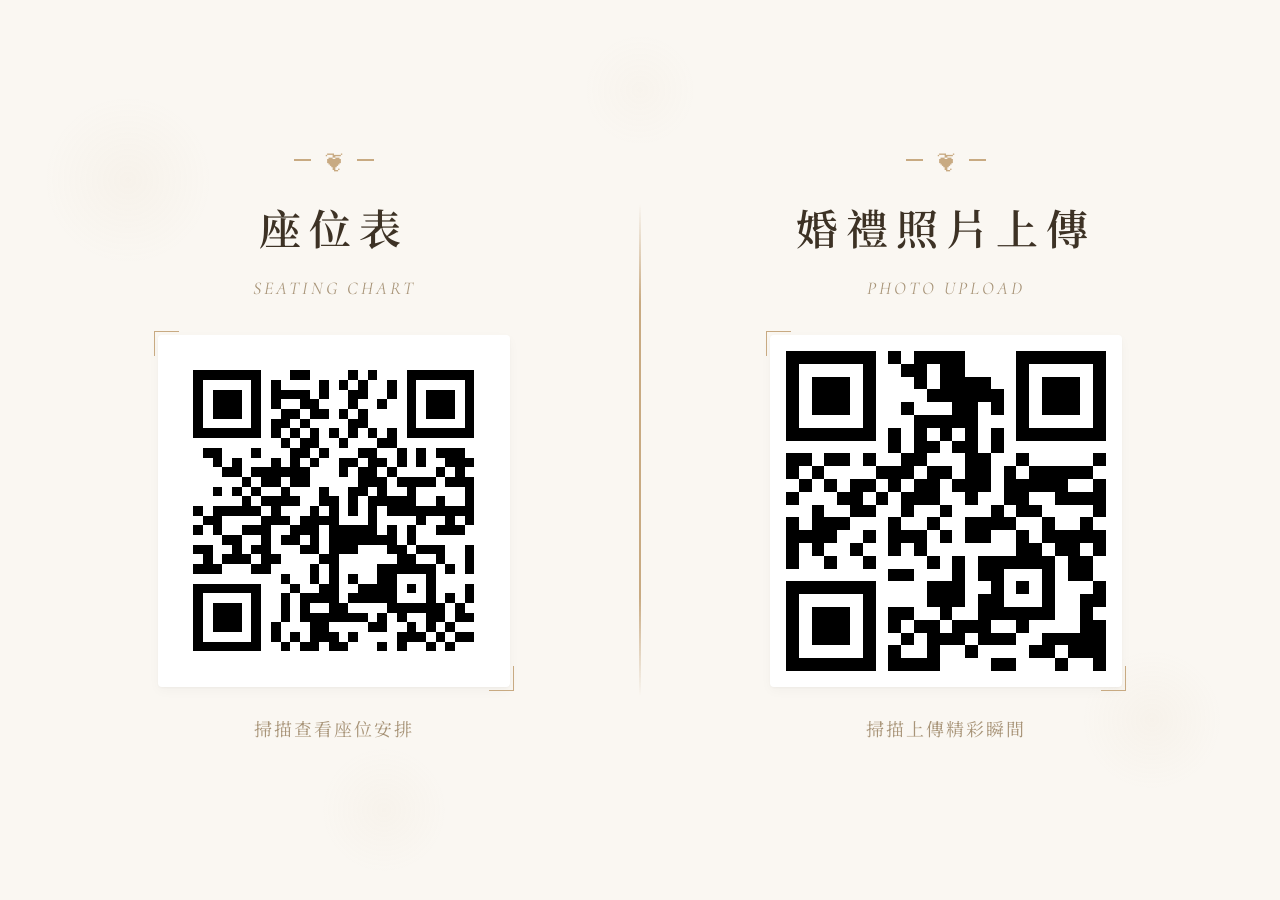
<file: qrcode.html>
<!doctype html>
<html lang="zh-TW">
  <head>
    <meta charset="UTF-8" />
    <meta name="viewport" content="width=device-width, initial-scale=1.0" />
    <title>Wedding QR Codes</title>
    <style>
      @import url("https://fonts.googleapis.com/css2?family=Noto+Serif+TC:wght@400;600;700&family=Cormorant+Garamond:ital,wght@0,400;0,600;1,400&display=swap");

      * {
        margin: 0;
        padding: 0;
        box-sizing: border-box;
      }

      body {
        min-height: 100vh;
        display: flex;
        align-items: center;
        justify-content: center;
        background: #faf7f2;
        font-family: "Noto Serif TC", serif;
        position: relative;
        overflow: hidden;
      }

      /* Subtle floral watermark pattern */
      body::before {
        content: "";
        position: fixed;
        inset: 0;
        background:
          radial-gradient(
            ellipse 120px 120px at 10% 20%,
            rgba(200, 170, 130, 0.06) 0%,
            transparent 70%
          ),
          radial-gradient(
            ellipse 100px 100px at 90% 80%,
            rgba(200, 170, 130, 0.06) 0%,
            transparent 70%
          ),
          radial-gradient(
            ellipse 80px 80px at 50% 10%,
            rgba(200, 170, 130, 0.04) 0%,
            transparent 70%
          ),
          radial-gradient(
            ellipse 90px 90px at 30% 90%,
            rgba(200, 170, 130, 0.05) 0%,
            transparent 70%
          );
        pointer-events: none;
      }

      .container {
        display: flex;
        gap: 80px;
        align-items: center;
        justify-content: center;
        padding: 40px 60px;
        position: relative;
        z-index: 1;
        width: 100%;
        height: 100vh;
      }

      /* Divider line */
      .divider {
        width: 2px;
        height: 60%;
        background: linear-gradient(
          to bottom,
          transparent 0%,
          #c8aa82 20%,
          #c8aa82 80%,
          transparent 100%
        );
        flex-shrink: 0;
      }

      .card {
        display: flex;
        flex-direction: column;
        align-items: center;
        justify-content: center;
        gap: 36px;
        padding: 16px;
        flex: 1;
        max-width: 450px;
      }

      /* Decorative ornament above title */
      .ornament {
        width: 80px;
        height: 2px;
        background: #c8aa82;
        position: relative;
      }
      .ornament::before {
        content: "\2766";
        position: absolute;
        left: 50%;
        top: 50%;
        transform: translate(-50%, -50%);
        background: #faf7f2;
        padding: 0 12px;
        color: #c8aa82;
        font-size: 22px;
      }

      .title {
        font-size: 42px;
        font-weight: 600;
        color: #3d3225;
        letter-spacing: 8px;
        text-align: center;
      }

      .subtitle {
        font-family: "Cormorant Garamond", serif;
        font-size: 18px;
        font-style: italic;
        color: #a89478;
        letter-spacing: 3px;
        text-transform: uppercase;
        margin-top: -16px;
      }

      .qr-frame {
        position: relative;
        padding: 16px;
        background: #fff;
        border-radius: 4px;
        box-shadow:
          0 1px 3px rgba(0, 0, 0, 0.04),
          0 4px 12px rgba(0, 0, 0, 0.03);
      }

      /* Corner accents */
      .qr-frame::before,
      .qr-frame::after {
        content: "";
        position: absolute;
        width: 24px;
        height: 24px;
        border-color: #c8aa82;
        border-style: solid;
      }
      .qr-frame::before {
        top: -4px;
        left: -4px;
        border-width: 1.5px 0 0 1.5px;
      }
      .qr-frame::after {
        bottom: -4px;
        right: -4px;
        border-width: 0 1.5px 1.5px 0;
      }

      .qr-frame img {
        display: block;
        width: 320px;
        height: 320px;
        image-rendering: pixelated;
      }

      .hint {
        font-size: 18px;
        color: #a89478;
        letter-spacing: 2px;
        margin-top: -8px;
      }

      /* Responsive */
      @media (max-width: 640px) {
        .container {
          flex-direction: column;
          gap: 40px;
          padding: 36px 24px;
        }
        .divider {
          width: 60%;
          height: 1px;
          align-self: center;
          background: linear-gradient(
            to right,
            transparent 0%,
            #c8aa82 20%,
            #c8aa82 80%,
            transparent 100%
          );
        }
      }

      @media print {
        body {
          background: #fff;
        }
        .ornament::before {
          background: #fff;
        }
        .qr-frame {
          box-shadow: none;
          border: 1px solid #eee;
        }
      }
    </style>
  </head>
  <body>
    <div class="container">
      <!-- Left: Seating Chart -->
      <div class="card">
        <div class="ornament"></div>
        <h2 class="title">座位表</h2>
        <p class="subtitle">Seating Chart</p>
        <div class="qr-frame">
          <img src="assets/seats.png" alt="座位表 QR Code" />
        </div>
        <p class="hint">掃描查看座位安排</p>
      </div>

      <div class="divider"></div>

      <!-- Right: Photo Upload -->
      <div class="card">
        <div class="ornament"></div>
        <h2 class="title">婚禮照片上傳</h2>
        <p class="subtitle">Photo Upload</p>
        <div class="qr-frame">
          <img src="assets/upload.png" alt="婚禮照片上傳 QR Code" />
        </div>
        <p class="hint">掃描上傳精彩瞬間</p>
      </div>
    </div>
  </body>
</html>
</file>
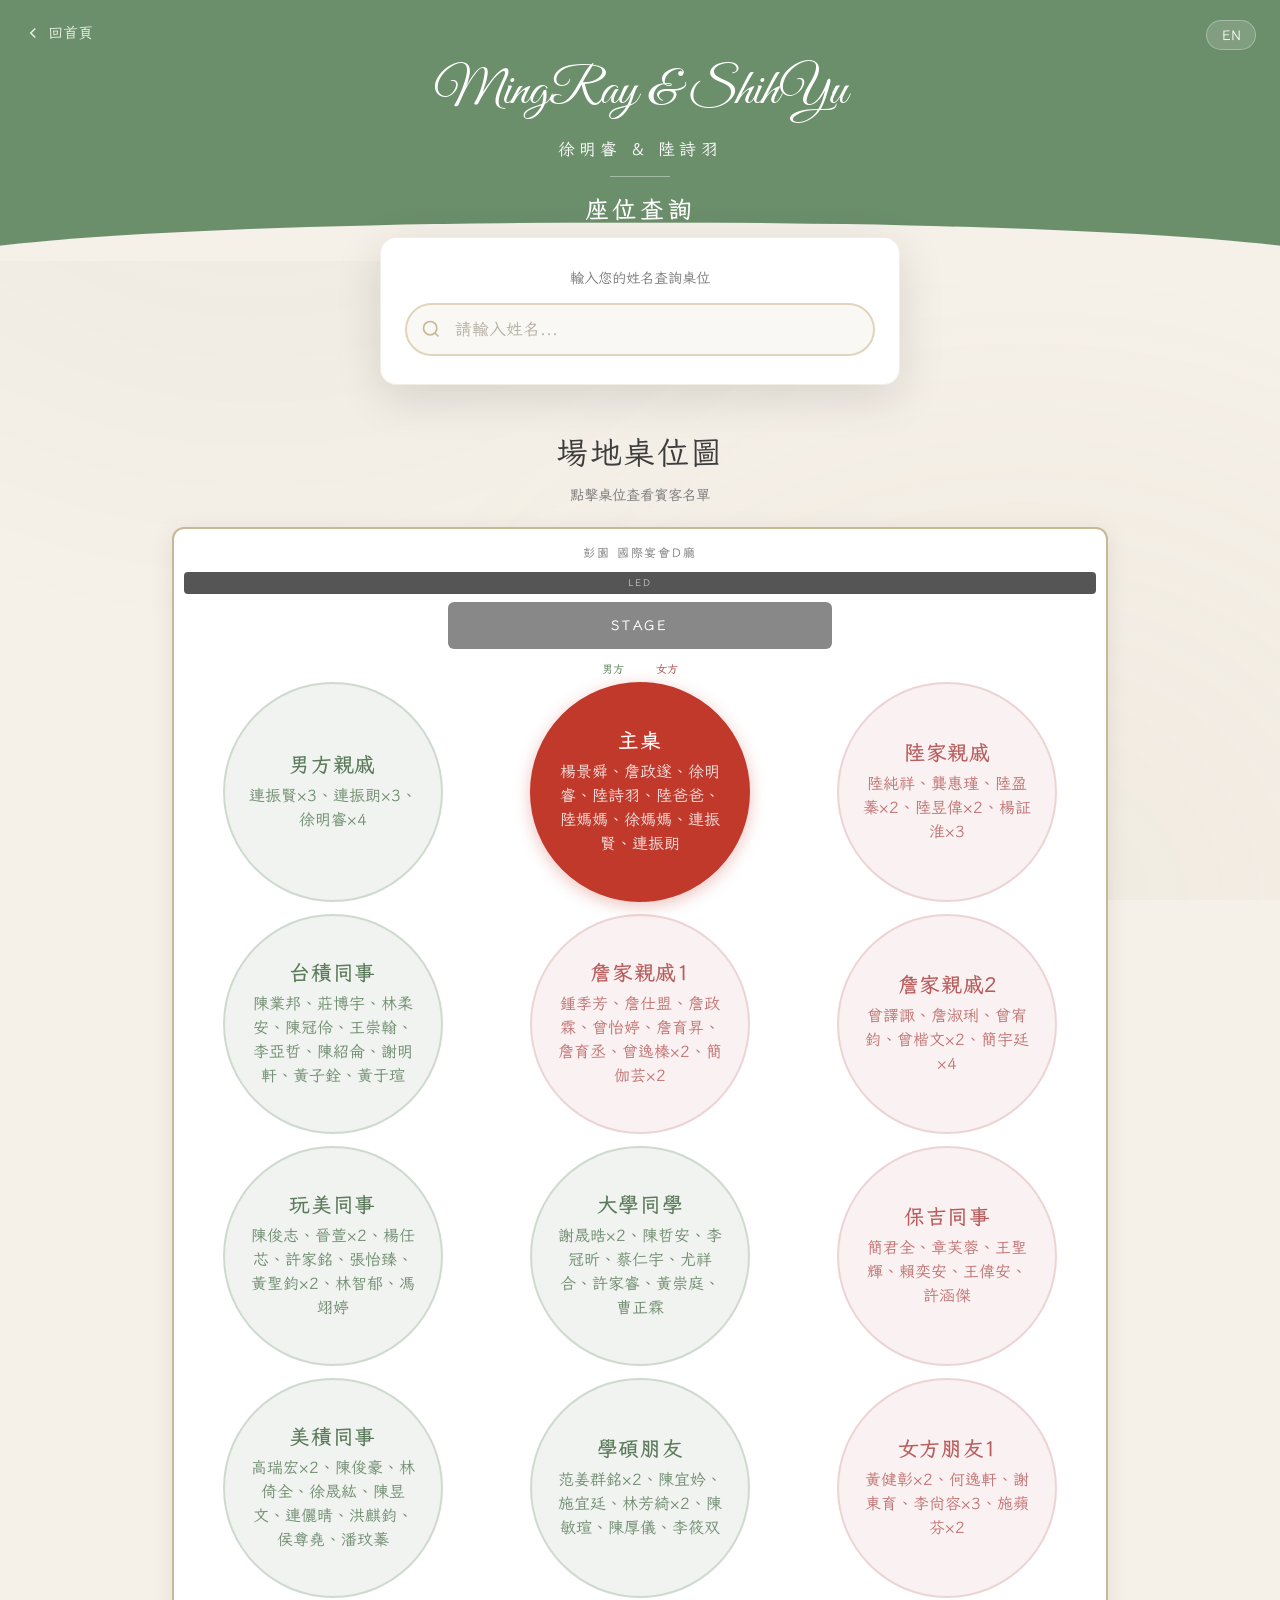
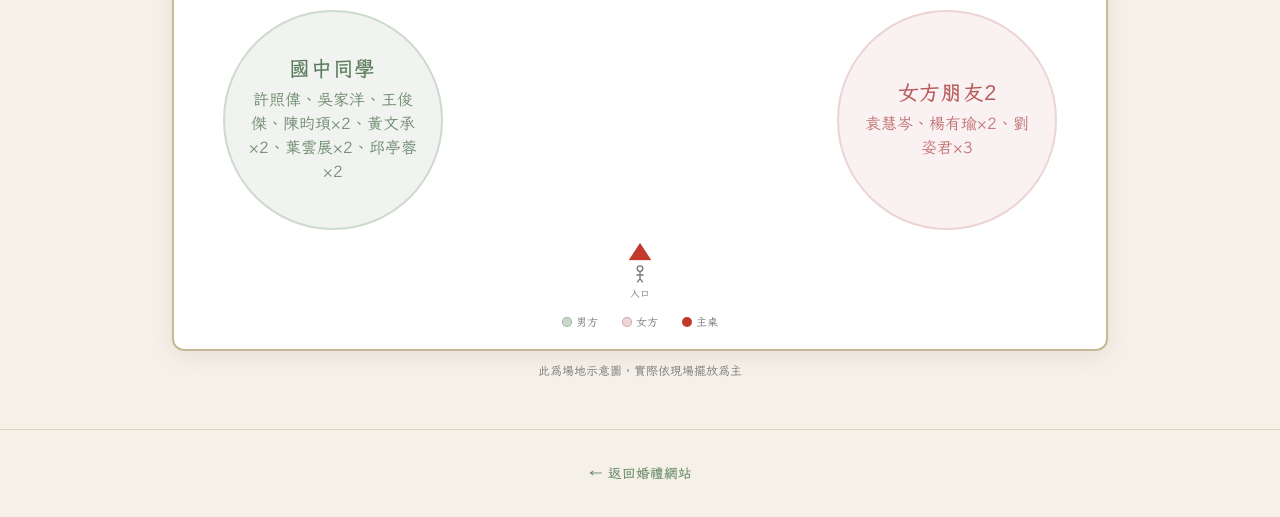
<file: seat.html>
<!doctype html>
<html lang="zh-TW">
  <head>
    <meta charset="UTF-8" />
    <meta name="viewport" content="width=device-width, initial-scale=1.0" />
    <title>座位查詢 | MingRay & ShihYu Wedding</title>
    <meta
      name="description"
      content="Find your seat at MingRay & ShihYu's wedding. 查詢您的婚宴座位。"
    />
    <meta name="robots" content="noai, noimageai" />

    <link rel="icon" type="image/svg+xml" href="favicon.svg" />
    <link rel="preconnect" href="https://fonts.googleapis.com" />
    <link rel="preconnect" href="https://fonts.gstatic.com" crossorigin />
    <link
      href="https://fonts.googleapis.com/css2?family=Cormorant+Garamond:ital,wght@0,400;0,600;1,400&family=Great+Vibes&family=Noto+Serif+TC:wght@400;600;700&family=LXGW+WenKai+TC:wght@400;700&display=swap"
      rel="stylesheet"
    />

    <style>
      :root {
        --bg: #f5f0e8;
        --bg-light: #faf8f4;
        --primary: #6b8e6b;
        --primary-dark: #5a7a5a;
        --accent: #c9b896;
        --accent-light: #e0d4bc;
        --text: #3d3d3d;
        --text-light: #7a7a7a;
        --white: #ffffff;
        --red: #b85c5c;
        --red-main: #c0392b;
        --font-script: "Great Vibes", cursive;
        --font-serif: "Cormorant Garamond", serif;
        --font-tc: "Noto Serif TC", serif;
        --font-elegant: "LXGW WenKai TC", serif;
        --shadow: 0 4px 24px rgba(0, 0, 0, 0.08);
        --shadow-lg: 0 12px 48px rgba(0, 0, 0, 0.12);
      }

      *,
      *::before,
      *::after {
        margin: 0;
        padding: 0;
        box-sizing: border-box;
      }
      html {
        scroll-behavior: smooth;
      }

      body {
        font-family:
          var(--font-elegant), var(--font-tc), var(--font-serif), serif;
        background: var(--bg);
        color: var(--text);
        font-size: 17px;
        line-height: 1.7;
        overflow-x: hidden;
        min-height: 100vh;
      }

      html[lang="zh-TW"] .lang-en {
        display: none;
      }
      html[lang="en"] .lang-zh {
        display: none;
      }

      body::before {
        content: "";
        position: fixed;
        inset: 0;
        background:
          radial-gradient(
            ellipse at 20% 0%,
            rgba(107, 142, 107, 0.06) 0%,
            transparent 50%
          ),
          radial-gradient(
            ellipse at 80% 100%,
            rgba(201, 184, 150, 0.08) 0%,
            transparent 50%
          );
        pointer-events: none;
        z-index: 0;
      }

      /* ===== Header ===== */
      .seat-header {
        position: relative;
        text-align: center;
        padding: 3rem 1.5rem 2rem;
        background: var(--primary);
        color: var(--white);
        overflow: hidden;
      }
      .seat-header::after {
        content: "";
        position: absolute;
        bottom: -1px;
        left: 0;
        right: 0;
        height: 40px;
        background: var(--bg);
        clip-path: ellipse(55% 100% at 50% 100%);
      }
      .header-back {
        position: absolute;
        top: 1.25rem;
        left: 1.5rem;
        color: rgba(255, 255, 255, 0.85);
        font-size: 0.95rem;
        display: inline-flex;
        align-items: center;
        gap: 0.35rem;
        text-decoration: none;
        transition: color 0.3s;
        z-index: 2;
      }
      .header-back:hover {
        color: #fff;
      }
      .header-back svg {
        width: 18px;
        height: 18px;
      }
      .header-lang {
        position: absolute;
        top: 1.25rem;
        right: 1.5rem;
        background: rgba(255, 255, 255, 0.15);
        border: 1px solid rgba(255, 255, 255, 0.3);
        color: var(--white);
        padding: 0.3rem 0.9rem;
        border-radius: 20px;
        font-family: inherit;
        font-size: 0.85rem;
        cursor: pointer;
        transition: all 0.3s;
        z-index: 2;
      }
      .header-lang:hover {
        background: rgba(255, 255, 255, 0.25);
      }
      .header-script {
        font-family: var(--font-script);
        font-size: clamp(2rem, 5.5vw, 3.2rem);
        font-weight: 400;
        opacity: 0;
        transform: translateY(16px);
        animation: fadeUp 0.8s 0.2s forwards;
      }
      .header-names {
        font-size: clamp(0.85rem, 2.5vw, 1.05rem);
        letter-spacing: 0.25em;
        opacity: 0.85;
        margin-bottom: 0.5rem;
        opacity: 0;
        transform: translateY(16px);
        animation: fadeUp 0.8s 0.35s forwards;
      }
      .header-title {
        font-size: clamp(1.1rem, 3vw, 1.5rem);
        font-weight: 700;
        letter-spacing: 0.15em;
        opacity: 0;
        transform: translateY(16px);
        animation: fadeUp 0.8s 0.5s forwards;
      }
      .header-divider {
        width: 60px;
        height: 1px;
        background: rgba(255, 255, 255, 0.4);
        margin: 0.75rem auto;
        opacity: 0;
        animation: fadeUp 0.8s 0.45s forwards;
      }

      /* ===== Search ===== */
      .search-section {
        position: relative;
        z-index: 10;
        max-width: 560px;
        margin: -1.5rem auto 0;
        padding: 0 1.25rem;
        opacity: 0;
        transform: translateY(20px);
        animation: fadeUp 0.8s 0.6s forwards;
      }
      .search-card {
        background: var(--white);
        border-radius: 16px;
        padding: 1.75rem 1.5rem;
        box-shadow: var(--shadow-lg);
        border: 1px solid rgba(201, 184, 150, 0.25);
      }
      .search-label {
        display: block;
        text-align: center;
        font-size: 0.9rem;
        color: var(--text-light);
        margin-bottom: 0.75rem;
      }
      .search-box {
        position: relative;
      }
      .search-box input {
        width: 100%;
        padding: 0.85rem 1.25rem 0.85rem 3rem;
        border: 2px solid var(--accent-light);
        border-radius: 50px;
        font-family: inherit;
        font-size: 1.05rem;
        color: var(--text);
        background: var(--bg-light);
        transition: all 0.3s;
        outline: none;
      }
      .search-box input::placeholder {
        color: #b5b0a5;
      }
      .search-box input:focus {
        border-color: var(--primary);
        box-shadow: 0 0 0 4px rgba(107, 142, 107, 0.1);
      }
      .search-box .search-icon {
        position: absolute;
        left: 1rem;
        top: 50%;
        transform: translateY(-50%);
        color: var(--accent);
        pointer-events: none;
        transition: color 0.3s;
      }
      .search-box input:focus ~ .search-icon {
        color: var(--primary);
      }
      .search-box .clear-btn {
        position: absolute;
        right: 0.75rem;
        top: 50%;
        transform: translateY(-50%);
        background: none;
        border: none;
        color: var(--text-light);
        cursor: pointer;
        font-size: 1.2rem;
        border-radius: 50%;
        width: 28px;
        height: 28px;
        display: none;
        align-items: center;
        justify-content: center;
      }
      .clear-btn.visible {
        display: flex;
      }
      .clear-btn:hover {
        background: rgba(0, 0, 0, 0.05);
        color: var(--text);
      }

      /* Result */
      .result-card {
        margin-top: 1.25rem;
        background: linear-gradient(135deg, #f9f6f0 0%, #f5f0e8 100%);
        border: 1px solid var(--accent-light);
        border-radius: 12px;
        padding: 1.5rem;
        text-align: center;
        display: none;
        animation: resultReveal 0.5s ease forwards;
        position: relative;
        overflow: hidden;
      }
      .result-card::before {
        content: "";
        position: absolute;
        top: 0;
        left: 0;
        right: 0;
        height: 3px;
        background: linear-gradient(
          90deg,
          var(--accent),
          var(--primary),
          var(--accent)
        );
      }
      .result-card.visible {
        display: block;
      }
      .result-card .result-greeting {
        font-size: 0.85rem;
        color: var(--text-light);
      }
      .result-card .result-name {
        font-size: 1.4rem;
        font-weight: 700;
        color: var(--primary-dark);
        margin: 0.25rem 0 0.5rem;
      }
      .result-card .result-table-badge {
        display: inline-flex;
        align-items: center;
        gap: 0.5rem;
        background: var(--primary);
        color: var(--white);
        padding: 0.5rem 1.5rem;
        border-radius: 50px;
        font-size: 1.05rem;
        font-weight: 600;
      }
      .result-card .result-table-badge svg {
        width: 18px;
        height: 18px;
        opacity: 0.85;
      }
      .result-card .result-seats {
        margin-top: 0.6rem;
        font-size: 0.85rem;
        color: var(--text-light);
      }
      .result-card .result-companions {
        margin-top: 0.25rem;
        font-size: 0.8rem;
        color: var(--accent);
      }

      .no-result {
        margin-top: 1rem;
        text-align: center;
        color: var(--text-light);
        font-size: 0.9rem;
        display: none;
      }
      .no-result.visible {
        display: block;
      }

      /* Suggestions */
      .suggestions {
        position: absolute;
        top: calc(100% + 4px);
        left: 0;
        right: 0;
        background: var(--white);
        border-radius: 12px;
        box-shadow: var(--shadow-lg);
        border: 1px solid rgba(201, 184, 150, 0.2);
        overflow: hidden;
        z-index: 20;
        display: none;
        max-height: 240px;
        overflow-y: auto;
      }
      .suggestions.visible {
        display: block;
      }
      .suggestion-item {
        padding: 0.65rem 1.25rem;
        cursor: pointer;
        display: flex;
        justify-content: space-between;
        align-items: center;
        font-size: 0.95rem;
        transition: background 0.15s;
        border-bottom: 1px solid rgba(0, 0, 0, 0.04);
      }
      .suggestion-item:last-child {
        border-bottom: none;
      }
      .suggestion-item:hover,
      .suggestion-item.active {
        background: rgba(107, 142, 107, 0.08);
      }
      .suggestion-item .s-name {
        font-weight: 600;
      }
      .suggestion-item .s-table {
        font-size: 0.8rem;
        color: var(--text-light);
        background: var(--bg);
        padding: 0.15rem 0.6rem;
        border-radius: 10px;
      }
      .suggestion-item mark {
        background: rgba(107, 142, 107, 0.2);
        color: inherit;
        border-radius: 2px;
      }
      .suggestions::-webkit-scrollbar {
        width: 6px;
      }
      .suggestions::-webkit-scrollbar-thumb {
        background: var(--accent-light);
        border-radius: 3px;
      }

      /* ===== Section Heading ===== */
      .section-heading {
        text-align: center;
        margin-bottom: 1.25rem;
      }
      .section-heading h2 {
        font-size: clamp(1.5rem, 4vw, 2rem);
        font-weight: 400;
        letter-spacing: 0.05em;
      }
      .section-heading .heading-sub {
        font-size: 0.9rem;
        color: var(--text-light);
        margin-top: 0.2rem;
      }

      /* ===== Floor Plan ===== */
      .floorplan-section {
        max-width: 960px;
        margin: 2.5rem auto 0;
        padding: 0 0.75rem;
        opacity: 0;
        transform: translateY(20px);
        animation: fadeUp 0.8s 0.75s forwards;
      }

      .venue {
        background: var(--white);
        border: 2px solid var(--accent);
        border-radius: 12px;
        padding: 14px 10px 18px;
        box-shadow: var(--shadow);
      }
      .venue-title {
        text-align: center;
        font-size: 0.75rem;
        color: var(--text-light);
        letter-spacing: 0.15em;
        margin-bottom: 8px;
      }
      .venue-led {
        background: #555;
        color: #ccc;
        text-align: center;
        font-size: 0.6rem;
        letter-spacing: 0.2em;
        padding: 3px 0;
        border-radius: 4px;
        margin-bottom: 8px;
      }
      .venue-stage {
        background: #888;
        color: #fff;
        text-align: center;
        font-size: 0.85rem;
        font-weight: 700;
        letter-spacing: 0.2em;
        padding: 12px 0;
        border-radius: 6px;
        margin: 0 auto 10px;
        width: 42%;
      }
      .venue-extras {
        display: flex;
        justify-content: space-between;
        align-items: flex-start;
        margin-bottom: 4px;
        padding: 0 2px;
      }
      .v-small {
        font-size: 0.5rem;
        color: var(--text-light);
        background: rgba(0, 0, 0, 0.04);
        padding: 2px 6px;
        border-radius: 4px;
      }
      .v-small-group {
        display: flex;
        flex-direction: column;
        gap: 3px;
        align-items: flex-end;
      }
      .venue-sides {
        display: flex;
        justify-content: center;
        gap: 2rem;
        font-size: 0.7rem;
        margin-bottom: 4px;
      }
      .venue-sides .side-groom {
        color: var(--primary);
        font-weight: 700;
      }
      .venue-sides .side-bride {
        color: var(--red);
        font-weight: 700;
      }

      /* Table grid - 3 columns, 5 rows */
      .venue-grid {
        display: grid;
        grid-template-columns: 1fr 1fr 1fr;
        grid-template-rows: repeat(5, auto);
        gap: 12px 10px;
      }

      /* Table circle */
      .v-table {
        border-radius: 50%;
        display: flex;
        flex-direction: column;
        align-items: center;
        justify-content: center;
        text-align: center;
        cursor: pointer;
        transition: all 0.35s ease;
        position: relative;
        margin: 0 auto;
        width: 100%;
        max-width: 220px;
        aspect-ratio: 1;
        border: 2px solid transparent;
        user-select: none;
        padding: 7%;
        overflow: hidden;
      }

      .v-table .t-name {
        font-size: clamp(0.9rem, 3vw, 1.3rem);
        font-weight: 700;
        line-height: 1.2;
        letter-spacing: 0.03em;
        margin-bottom: 5px;
      }
      .v-table .t-guests {
        font-size: clamp(0.65rem, 2.2vw, 1rem);
        line-height: 1.5;
        opacity: 0.85;
        font-weight: 400;
        max-height: 60%;
        overflow: hidden;
      }

      .v-table.groom-table {
        background: rgba(107, 142, 107, 0.1);
        color: var(--primary-dark);
        border-color: rgba(107, 142, 107, 0.25);
      }
      .v-table.bride-table {
        background: rgba(184, 92, 92, 0.08);
        color: var(--red);
        border-color: rgba(184, 92, 92, 0.2);
      }
      .v-table.main-table {
        background: var(--red-main);
        color: var(--white);
        border-color: var(--red-main);
        box-shadow: 0 4px 16px rgba(192, 57, 43, 0.3);
      }
      .v-table.main-table .t-guests {
        opacity: 0.85;
      }

      .v-table:hover {
        transform: scale(1.05);
        box-shadow: 0 4px 16px rgba(0, 0, 0, 0.12);
      }

      /* Highlight state */
      .v-table.highlight {
        animation: tablePulse 1.5s ease infinite;
        z-index: 5;
      }
      .v-table.groom-table.highlight {
        border-color: var(--primary);
        background: rgba(107, 142, 107, 0.28);
        box-shadow:
          0 0 0 6px rgba(107, 142, 107, 0.15),
          0 4px 20px rgba(107, 142, 107, 0.25);
      }
      .v-table.bride-table.highlight {
        border-color: var(--red);
        background: rgba(184, 92, 92, 0.22);
        box-shadow:
          0 0 0 6px rgba(184, 92, 92, 0.15),
          0 4px 20px rgba(184, 92, 92, 0.25);
      }
      .v-table.main-table.highlight {
        box-shadow:
          0 0 0 6px rgba(192, 57, 43, 0.2),
          0 4px 24px rgba(192, 57, 43, 0.4);
      }

      /* Highlighted guest name inside circle */
      .v-table .t-guests .guest-match {
        font-weight: 700;
        text-decoration: underline;
        text-underline-offset: 2px;
      }

      /* Entrance */
      .venue-entrance {
        text-align: center;
        margin-top: 10px;
      }
      .venue-entrance .entrance-arrow {
        color: var(--red-main);
        font-size: 1.5rem;
        line-height: 1;
      }
      .venue-entrance .entrance-icon {
        display: block;
        margin: 0 auto;
        width: 22px;
        height: 22px;
        color: var(--text-light);
      }
      .venue-entrance .entrance-label {
        font-size: 0.6rem;
        color: var(--text-light);
      }

      /* Legend */
      .venue-legend {
        display: flex;
        justify-content: center;
        gap: 1.5rem;
        margin-top: 10px;
        font-size: 0.7rem;
        color: var(--text-light);
      }
      .venue-legend span {
        display: inline-flex;
        align-items: center;
        gap: 4px;
      }
      .legend-dot {
        width: 10px;
        height: 10px;
        border-radius: 50%;
        display: inline-block;
      }
      .legend-dot.groom {
        background: rgba(107, 142, 107, 0.35);
        border: 1px solid rgba(107, 142, 107, 0.5);
      }
      .legend-dot.bride {
        background: rgba(184, 92, 92, 0.25);
        border: 1px solid rgba(184, 92, 92, 0.4);
      }
      .legend-dot.main {
        background: var(--red-main);
      }

      /* ===== Mobile Popup ===== */
      .table-popup-overlay {
        position: fixed;
        inset: 0;
        z-index: 9999;
        background: rgba(0, 0, 0, 0.5);
        backdrop-filter: blur(3px);
        display: none;
        align-items: center;
        justify-content: center;
        padding: 1.5rem;
        animation: fadeIn 0.2s ease;
      }
      .table-popup-overlay.open {
        display: flex;
      }

      .table-popup {
        background: var(--white);
        border-radius: 20px;
        max-width: 340px;
        width: 100%;
        max-height: 80vh;
        overflow-y: auto;
        box-shadow: var(--shadow-lg);
        animation: popupIn 0.3s ease;
      }

      .table-popup .popup-header {
        padding: 1.25rem 1.25rem 0.75rem;
        text-align: center;
        border-bottom: 1px solid rgba(0, 0, 0, 0.06);
      }
      .table-popup .popup-header .popup-table-name {
        font-size: 1.25rem;
        font-weight: 700;
        letter-spacing: 0.05em;
      }
      .table-popup .popup-header.groom-popup {
        color: var(--primary-dark);
      }
      .table-popup .popup-header.bride-popup {
        color: var(--red);
      }
      .table-popup .popup-header.main-popup {
        color: var(--red-main);
      }
      .table-popup .popup-header .popup-count {
        font-size: 0.8rem;
        color: var(--text-light);
        margin-top: 0.15rem;
      }

      .table-popup .popup-guests {
        list-style: none;
        padding: 0.5rem 1.25rem 1rem;
      }
      .table-popup .popup-guests li {
        padding: 0.45rem 0;
        font-size: 0.95rem;
        display: flex;
        align-items: center;
        gap: 0.4rem;
        border-bottom: 1px solid rgba(0, 0, 0, 0.04);
      }
      .table-popup .popup-guests li:last-child {
        border-bottom: none;
      }
      .table-popup .popup-guests li.popup-match {
        color: var(--primary-dark);
        font-weight: 700;
        background: rgba(107, 142, 107, 0.06);
        margin: 0 -1.25rem;
        padding: 0.5rem 1.25rem;
      }
      .table-popup .popup-guests .companion-tag {
        font-size: 0.7rem;
        background: var(--bg);
        color: var(--text-light);
        padding: 0.1rem 0.4rem;
        border-radius: 4px;
      }
      .table-popup .popup-guests .seats-badge {
        font-size: 0.7rem;
        color: var(--text-light);
        margin-left: auto;
      }

      .table-popup .popup-close {
        display: block;
        width: 100%;
        padding: 0.75rem;
        border: none;
        background: var(--bg-light);
        color: var(--text-light);
        font-family: inherit;
        font-size: 0.9rem;
        cursor: pointer;
        border-radius: 0 0 20px 20px;
        transition: background 0.2s;
      }
      .table-popup .popup-close:hover {
        background: var(--bg);
      }

      /* ===== Footer ===== */
      .seat-footer {
        text-align: center;
        padding: 2rem 1rem;
        color: var(--text-light);
        font-size: 0.85rem;
        border-top: 1px solid var(--accent-light);
        margin-top: 3rem;
      }
      .seat-footer a {
        color: var(--primary);
        text-decoration: none;
        font-weight: 600;
      }

      /* ===== Animations ===== */
      @keyframes fadeUp {
        to {
          opacity: 1;
          transform: translateY(0);
        }
      }
      @keyframes fadeIn {
        from {
          opacity: 0;
        }
        to {
          opacity: 1;
        }
      }
      @keyframes resultReveal {
        from {
          opacity: 0;
          transform: scale(0.96) translateY(8px);
        }
        to {
          opacity: 1;
          transform: scale(1) translateY(0);
        }
      }
      @keyframes tablePulse {
        0%,
        100% {
          transform: scale(1);
        }
        50% {
          transform: scale(1.06);
        }
      }
      @keyframes popupIn {
        from {
          opacity: 0;
          transform: scale(0.9) translateY(20px);
        }
        to {
          opacity: 1;
          transform: scale(1) translateY(0);
        }
      }

      /* ===== Responsive ===== */
      @media (max-width: 480px) {
        .seat-header {
          padding: 1.5rem 1rem 2rem;
        }
        .seat-header::after {
          height: 25px;
        }
        .header-script {
          font-size: 1.8rem;
        }
        .header-names {
          font-size: 0.75rem;
          margin-bottom: 0.25rem;
        }
        .header-title {
          font-size: 1rem;
          color: rgba(255, 255, 255, 0.95);
        }
        .header-divider {
          margin: 0.4rem auto;
          width: 40px;
        }
        .header-back,
        .header-lang {
          top: 0.75rem;
        }
        .header-back {
          left: 0.75rem;
          font-size: 0.8rem;
        }
        .header-lang {
          right: 0.75rem;
          padding: 0.2rem 0.6rem;
          font-size: 0.75rem;
        }
        .search-section {
          margin-top: -1rem;
          padding: 0 0.75rem;
        }
        .search-card {
          padding: 1rem 0.85rem;
        }
        .search-label {
          font-size: 0.8rem;
          margin-bottom: 0.5rem;
        }
        .search-box input {
          padding: 0.65rem 1rem 0.65rem 2.5rem;
          font-size: 0.95rem;
        }
        .section-heading {
          margin-bottom: 0.75rem;
        }
        .section-heading h2 {
          font-size: 1.2rem;
        }
        .section-heading .heading-sub {
          font-size: 0.75rem;
        }
        .floorplan-section {
          margin-top: 1.25rem;
          padding: 0 0.5rem;
        }
        .venue {
          padding: 8px 4px 12px;
        }
        .venue-title {
          font-size: 0.65rem;
          margin-bottom: 4px;
        }
        .venue-led {
          padding: 2px 0;
          font-size: 0.5rem;
          margin-bottom: 4px;
        }
        .venue-stage {
          padding: 6px 0;
          font-size: 0.7rem;
          margin-bottom: 6px;
        }
        .venue-sides {
          font-size: 0.6rem;
          margin-bottom: 2px;
        }
        .venue-grid {
          gap: 6px 4px;
        }
        .v-table {
          max-width: 115px;
        }
        .v-table .t-name {
          font-size: 0.85rem;
        }
        .v-table .t-guests {
          font-size: 0.6rem;
          line-height: 1.4;
        }
      }

      @media (min-width: 481px) and (max-width: 640px) {
        .v-table {
          max-width: 160px;
        }
        .v-table .t-name {
          font-size: 1rem;
        }
        .v-table .t-guests {
          font-size: 0.75rem;
        }
      }

      @media (min-width: 641px) and (max-width: 800px) {
        .v-table {
          max-width: 185px;
        }
      }

      .venue-note {
        text-align: center;
        font-size: 0.75rem;
        color: var(--text-light);
        margin-top: 0.6rem;
      }
    </style>
  </head>
  <body>
    <!-- Header -->
    <header class="seat-header">
      <a href="index.html" class="header-back">
        <svg
          viewBox="0 0 24 24"
          fill="none"
          stroke="currentColor"
          stroke-width="2"
        >
          <path d="M15 18l-6-6 6-6" />
        </svg>
        <span class="lang-zh">回首頁</span>
        <span class="lang-en">Home</span>
      </a>
      <button class="header-lang" id="langToggle">
        <span class="lang-zh">EN</span>
        <span class="lang-en">中文</span>
      </button>
      <div class="header-script">MingRay & ShihYu</div>
      <div class="header-names">徐明睿 & 陸詩羽</div>
      <div class="header-divider"></div>
      <div class="header-title">
        <span class="lang-zh">座位查詢</span>
        <span class="lang-en">Find Your Seat</span>
      </div>
    </header>

    <!-- Search -->
    <div class="search-section">
      <div class="search-card">
        <label class="search-label" for="guestSearch">
          <span class="lang-zh">輸入您的姓名查詢桌位</span>
          <span class="lang-en">Enter your name to find your table</span>
        </label>
        <div class="search-box">
          <input
            type="text"
            id="guestSearch"
            autocomplete="off"
            spellcheck="false"
            placeholder="請輸入姓名..."
          />
          <svg
            class="search-icon"
            width="20"
            height="20"
            viewBox="0 0 24 24"
            fill="none"
            stroke="currentColor"
            stroke-width="2"
          >
            <circle cx="11" cy="11" r="8" />
            <path d="m21 21-4.35-4.35" />
          </svg>
          <button class="clear-btn" id="clearBtn" type="button">&times;</button>
          <div class="suggestions" id="suggestions"></div>
        </div>

        <div class="result-card" id="resultCard">
          <div class="result-greeting">
            <span class="lang-zh">歡迎您！您的座位在</span>
            <span class="lang-en">Welcome! Your seat is at</span>
          </div>
          <div class="result-name" id="resultName"></div>
          <div class="result-table-badge">
            <svg
              viewBox="0 0 24 24"
              fill="none"
              stroke="currentColor"
              stroke-width="2"
            >
              <path d="M21 10c0 7-9 13-9 13s-9-6-9-13a9 9 0 0118 0z" />
              <circle cx="12" cy="10" r="3" />
            </svg>
            <span id="resultTableName"></span>
          </div>
          <div class="result-seats" id="resultSeats"></div>
          <div class="result-companions" id="resultCompanions"></div>
        </div>

        <div class="no-result" id="noResult">
          <span class="lang-zh">找不到此姓名，請確認後重試</span>
          <span class="lang-en">Name not found. Please try again.</span>
        </div>
      </div>
    </div>

    <!-- Floor Plan -->
    <section class="floorplan-section">
      <div class="section-heading">
        <h2>
          <span class="lang-zh">場地桌位圖</span>
          <span class="lang-en">Floor Plan</span>
        </h2>
        <p class="heading-sub">
          <span class="lang-zh">點擊桌位查看賓客名單</span>
          <span class="lang-en">Tap a table to see guests</span>
        </p>
      </div>
      <div class="venue">
        <div class="venue-title">
          <span class="lang-zh">彭園 國際宴會D廳</span>
          <span class="lang-en">Peng Yuan - Hall D</span>
        </div>
        <div class="venue-led">LED</div>
        <div class="venue-stage">STAGE</div>
        <div class="venue-sides">
          <span class="side-groom"
            ><span class="lang-zh">男方</span
            ><span class="lang-en">Groom</span></span
          >
          <span class="side-bride"
            ><span class="lang-zh">女方</span
            ><span class="lang-en">Bride</span></span
          >
        </div>

        <div class="venue-grid" id="venueGrid">
          <!-- Row 1 -->
          <div
            class="v-table groom-table"
            data-table="男方親戚"
            data-side="groom"
          >
            <span class="t-name">男方親戚</span>
            <span class="t-guests"></span>
          </div>
          <div class="v-table main-table" data-table="主桌" data-side="bride">
            <span class="t-name">主桌</span>
            <span class="t-guests"></span>
          </div>
          <div
            class="v-table bride-table"
            data-table="陸家親戚"
            data-side="bride"
          >
            <span class="t-name">陸家親戚</span>
            <span class="t-guests"></span>
          </div>
          <!-- Row 2 -->
          <div
            class="v-table groom-table"
            data-table="台積同事"
            data-side="groom"
          >
            <span class="t-name">台積同事</span>
            <span class="t-guests"></span>
          </div>
          <div
            class="v-table bride-table"
            data-table="詹家親戚 1"
            data-side="bride"
          >
            <span class="t-name">詹家親戚1</span>
            <span class="t-guests"></span>
          </div>
          <div
            class="v-table bride-table"
            data-table="詹家親戚 2"
            data-side="bride"
          >
            <span class="t-name">詹家親戚2</span>
            <span class="t-guests"></span>
          </div>
          <!-- Row 3 -->
          <div
            class="v-table groom-table"
            data-table="玩美同事"
            data-side="groom"
          >
            <span class="t-name">玩美同事</span>
            <span class="t-guests"></span>
          </div>
          <div
            class="v-table groom-table"
            data-table="大學同學"
            data-side="groom"
          >
            <span class="t-name">大學同學</span>
            <span class="t-guests"></span>
          </div>
          <div
            class="v-table bride-table"
            data-table="保吉同事"
            data-side="bride"
          >
            <span class="t-name">保吉同事</span>
            <span class="t-guests"></span>
          </div>
          <!-- Row 4 -->
          <div
            class="v-table groom-table"
            data-table="美積同事"
            data-side="groom"
          >
            <span class="t-name">美積同事</span>
            <span class="t-guests"></span>
          </div>
          <div
            class="v-table groom-table"
            data-table="學碩朋友"
            data-side="groom"
          >
            <span class="t-name">學碩朋友</span>
            <span class="t-guests"></span>
          </div>
          <div
            class="v-table bride-table"
            data-table="朋友 1"
            data-side="bride"
          >
            <span class="t-name">女方朋友1</span>
            <span class="t-guests"></span>
          </div>
          <!-- Row 5 -->
          <div
            class="v-table groom-table"
            data-table="國中同學"
            data-side="groom"
          >
            <span class="t-name">國中同學</span>
            <span class="t-guests"></span>
          </div>
          <div></div>
          <div
            class="v-table bride-table"
            data-table="朋友 2"
            data-side="bride"
          >
            <span class="t-name">女方朋友2</span>
            <span class="t-guests"></span>
          </div>
        </div>

        <div class="venue-entrance">
          <div class="entrance-arrow">&#x25B2;</div>
          <svg
            class="entrance-icon"
            viewBox="0 0 24 24"
            fill="none"
            stroke="currentColor"
            stroke-width="1.5"
          >
            <circle cx="12" cy="5" r="3" />
            <path d="M12 8v8M8 12h8M9 20l3-4 3 4" />
          </svg>
          <div class="entrance-label">
            <span class="lang-zh">入口</span
            ><span class="lang-en">Entrance</span>
          </div>
        </div>
        <div class="venue-legend">
          <span
            ><i class="legend-dot groom"></i><span class="lang-zh">男方</span
            ><span class="lang-en">Groom</span></span
          >
          <span
            ><i class="legend-dot bride"></i><span class="lang-zh">女方</span
            ><span class="lang-en">Bride</span></span
          >
          <span
            ><i class="legend-dot main"></i><span class="lang-zh">主桌</span
            ><span class="lang-en">Main</span></span
          >
        </div>
      </div>
      <p class="venue-note">
        <span class="lang-zh">此為場地示意圖，實際依現場擺放為主</span>
        <span class="lang-en"
          >Floor plan is approximate. Actual layout may vary.</span
        >
      </p>
    </section>

    <!-- Mobile Popup -->
    <div class="table-popup-overlay" id="popupOverlay">
      <div class="table-popup">
        <div class="popup-header" id="popupHeader">
          <div class="popup-table-name" id="popupTableName"></div>
          <div class="popup-count" id="popupCount"></div>
        </div>
        <ul class="popup-guests" id="popupGuests"></ul>
        <button class="popup-close" id="popupClose">
          <span class="lang-zh">關閉</span>
          <span class="lang-en">Close</span>
        </button>
      </div>
    </div>

    <!-- Footer -->
    <footer class="seat-footer">
      <a href="index.html">
        <span class="lang-zh">&larr; 返回婚禮網站</span>
        <span class="lang-en">&larr; Back to Wedding Site</span>
      </a>
    </footer>

    <script>
      (function () {
        let seatingData = null;
        let allGuests = [];
        let currentMatch = null; // track searched guest

        const searchInput = document.getElementById("guestSearch");
        const clearBtn = document.getElementById("clearBtn");
        const suggestionsEl = document.getElementById("suggestions");
        const resultCard = document.getElementById("resultCard");
        const noResult = document.getElementById("noResult");
        const resultName = document.getElementById("resultName");
        const resultTableName = document.getElementById("resultTableName");
        const resultSeats = document.getElementById("resultSeats");
        const resultCompanions = document.getElementById("resultCompanions");
        const popupOverlay = document.getElementById("popupOverlay");
        const popupHeader = document.getElementById("popupHeader");
        const popupTableName = document.getElementById("popupTableName");
        const popupCount = document.getElementById("popupCount");
        const popupGuests = document.getElementById("popupGuests");
        const popupClose = document.getElementById("popupClose");
        const langToggle = document.getElementById("langToggle");
        const isZh = () => document.documentElement.lang === "zh-TW";

        fetch("assets/seat/seating.json")
          .then((r) => r.json())
          .then((data) => {
            seatingData = data;
            buildGuestIndex();
            fillCircleNames();
          });

        function buildGuestIndex() {
          allGuests = [];
          ["groom", "bride"].forEach((side) => {
            Object.entries(seatingData[side]).forEach(([table, guests]) => {
              guests.forEach((g) => {
                allGuests.push({
                  name: g.name,
                  table: table,
                  side: side,
                  seats: g.seats,
                  companions: g.companions || [],
                });
              });
            });
          });
        }

        // Fill guest names inside each circle
        function fillCircleNames(highlightName) {
          document.querySelectorAll(".v-table[data-table]").forEach((el) => {
            const tableName = el.dataset.table;
            const side = el.dataset.side;
            const guests =
              (seatingData[side] && seatingData[side][tableName]) || [];
            const namesEl = el.querySelector(".t-guests");

            const namesList = guests.map((g) => {
              const seatsMark = g.seats > 1 ? `×${g.seats}` : "";
              if (highlightName && g.name === highlightName) {
                return (
                  '<span class="guest-match">' +
                  escapeHtml(g.name) +
                  seatsMark +
                  "</span>"
                );
              }
              return escapeHtml(g.name) + seatsMark;
            });

            namesEl.innerHTML = namesList.join("、");
          });
        }

        // Popup
        function showPopup(tableName, side, highlightName) {
          const guests =
            (seatingData[side] && seatingData[side][tableName]) || [];
          const totalSeats = guests.reduce((s, g) => s + g.seats, 0);
          const zh = isZh();

          popupTableName.textContent = tableName;
          popupCount.textContent = totalSeats + (zh ? " 位" : " seats");

          popupHeader.className = "popup-header";
          if (side === "groom") popupHeader.classList.add("groom-popup");
          else if (tableName === "主桌")
            popupHeader.classList.add("main-popup");
          else popupHeader.classList.add("bride-popup");

          popupGuests.innerHTML = guests
            .map((g) => {
              const isMatch = highlightName && g.name === highlightName;
              let extras =
                g.seats > 1
                  ? `<span class="seats-badge">&times;${g.seats}</span>`
                  : "";
              let compTags = (g.companions || [])
                .map(
                  (c) => `<span class="companion-tag">${escapeHtml(c)}</span>`,
                )
                .join("");
              return `<li class="${isMatch ? "popup-match" : ""}">
                    <span>${escapeHtml(g.name)}</span>${compTags}${extras}
                </li>`;
            })
            .join("");

          popupOverlay.classList.add("open");
        }

        function closePopup() {
          popupOverlay.classList.remove("open");
        }

        popupClose.addEventListener("click", closePopup);
        popupOverlay.addEventListener("click", (e) => {
          if (e.target === popupOverlay) closePopup();
        });
        document.addEventListener("keydown", (e) => {
          if (e.key === "Escape") closePopup();
        });

        // Table click -> popup
        document.querySelectorAll(".v-table[data-table]").forEach((el) => {
          el.addEventListener("click", () => {
            const tableName = el.dataset.table;
            const side = el.dataset.side;
            showPopup(tableName, side, currentMatch);
          });
        });

        // Search
        searchInput.addEventListener("input", function () {
          const q = this.value.trim();
          clearBtn.classList.toggle("visible", q.length > 0);
          noResult.classList.remove("visible");
          resultCard.classList.remove("visible");
          currentMatch = null;
          clearHighlights();
          fillCircleNames(null);

          if (q.length === 0) {
            suggestionsEl.classList.remove("visible");
            return;
          }

          const matches = allGuests.filter((g) => g.name.includes(q));
          if (matches.length === 0) {
            suggestionsEl.classList.remove("visible");
            noResult.classList.add("visible");
            return;
          }
          renderSuggestions(matches, q);
        });

        searchInput.addEventListener("keydown", function (e) {
          const items = suggestionsEl.querySelectorAll(".suggestion-item");
          const active = suggestionsEl.querySelector(".suggestion-item.active");
          let idx = Array.from(items).indexOf(active);

          if (e.key === "ArrowDown") {
            e.preventDefault();
            idx = idx < items.length - 1 ? idx + 1 : 0;
            items.forEach((i) => i.classList.remove("active"));
            items[idx]?.classList.add("active");
            items[idx]?.scrollIntoView({ block: "nearest" });
          } else if (e.key === "ArrowUp") {
            e.preventDefault();
            idx = idx > 0 ? idx - 1 : items.length - 1;
            items.forEach((i) => i.classList.remove("active"));
            items[idx]?.classList.add("active");
            items[idx]?.scrollIntoView({ block: "nearest" });
          } else if (e.key === "Enter") {
            e.preventDefault();
            const sel = active || items[0];
            if (sel) sel.click();
          }
        });

        clearBtn.addEventListener("click", function () {
          searchInput.value = "";
          clearBtn.classList.remove("visible");
          suggestionsEl.classList.remove("visible");
          resultCard.classList.remove("visible");
          noResult.classList.remove("visible");
          currentMatch = null;
          clearHighlights();
          fillCircleNames(null);
          searchInput.focus();
        });

        function renderSuggestions(matches, query) {
          suggestionsEl.innerHTML = matches
            .map((g) => {
              const highlighted = g.name.replace(
                new RegExp(`(${escapeRegex(query)})`, "g"),
                "<mark>$1</mark>",
              );
              return `<div class="suggestion-item" data-name="${escapeHtml(g.name)}">
                    <span class="s-name">${highlighted}</span>
                    <span class="s-table">${escapeHtml(g.table)}</span>
                </div>`;
            })
            .join("");

          suggestionsEl.querySelectorAll(".suggestion-item").forEach((item) => {
            item.addEventListener("click", () =>
              selectGuest(item.dataset.name),
            );
          });
          suggestionsEl.classList.add("visible");
        }

        function selectGuest(name) {
          const guest = allGuests.find((g) => g.name === name);
          if (!guest) return;

          searchInput.value = guest.name;
          suggestionsEl.classList.remove("visible");
          noResult.classList.remove("visible");
          clearBtn.classList.add("visible");
          currentMatch = guest.name;

          resultName.textContent = guest.name;
          resultTableName.textContent = guest.table;

          const zh = isZh();
          resultSeats.style.display = guest.seats > 1 ? "" : "none";
          resultSeats.textContent =
            guest.seats > 1
              ? zh
                ? `共 ${guest.seats} 個座位`
                : `${guest.seats} seats reserved`
              : "";
          resultCompanions.style.display =
            guest.companions.length > 0 ? "" : "none";
          resultCompanions.textContent =
            guest.companions.length > 0
              ? zh
                ? `同行：${guest.companions.join("、")}`
                : `With: ${guest.companions.join(", ")}`
              : "";

          resultCard.classList.add("visible");

          clearHighlights();
          fillCircleNames(guest.name);
          highlightTable(guest.table);
        }

        function highlightTable(tableName) {
          document.querySelectorAll(".v-table[data-table]").forEach((el) => {
            if (el.dataset.table === tableName) {
              el.classList.add("highlight");
              setTimeout(() => {
                el.scrollIntoView({ behavior: "smooth", block: "center" });
              }, 100);
            }
          });
        }

        function clearHighlights() {
          document
            .querySelectorAll(".v-table.highlight")
            .forEach((c) => c.classList.remove("highlight"));
        }

        // Outside click closes suggestions
        document.addEventListener("click", (e) => {
          if (!e.target.closest(".search-box"))
            suggestionsEl.classList.remove("visible");
        });

        // Language toggle
        langToggle.addEventListener("click", () => {
          const html = document.documentElement;
          html.lang = html.lang === "zh-TW" ? "en" : "zh-TW";
          searchInput.placeholder =
            html.lang === "zh-TW" ? "請輸入姓名..." : "Enter your name...";
        });

        function escapeHtml(str) {
          const d = document.createElement("div");
          d.textContent = str;
          return d.innerHTML;
        }
        function escapeRegex(str) {
          return str.replace(/[.*+?^${}()|[\]\\]/g, "\\$&");
        }
      })();
    </script>
  </body>
</html>
</file>
